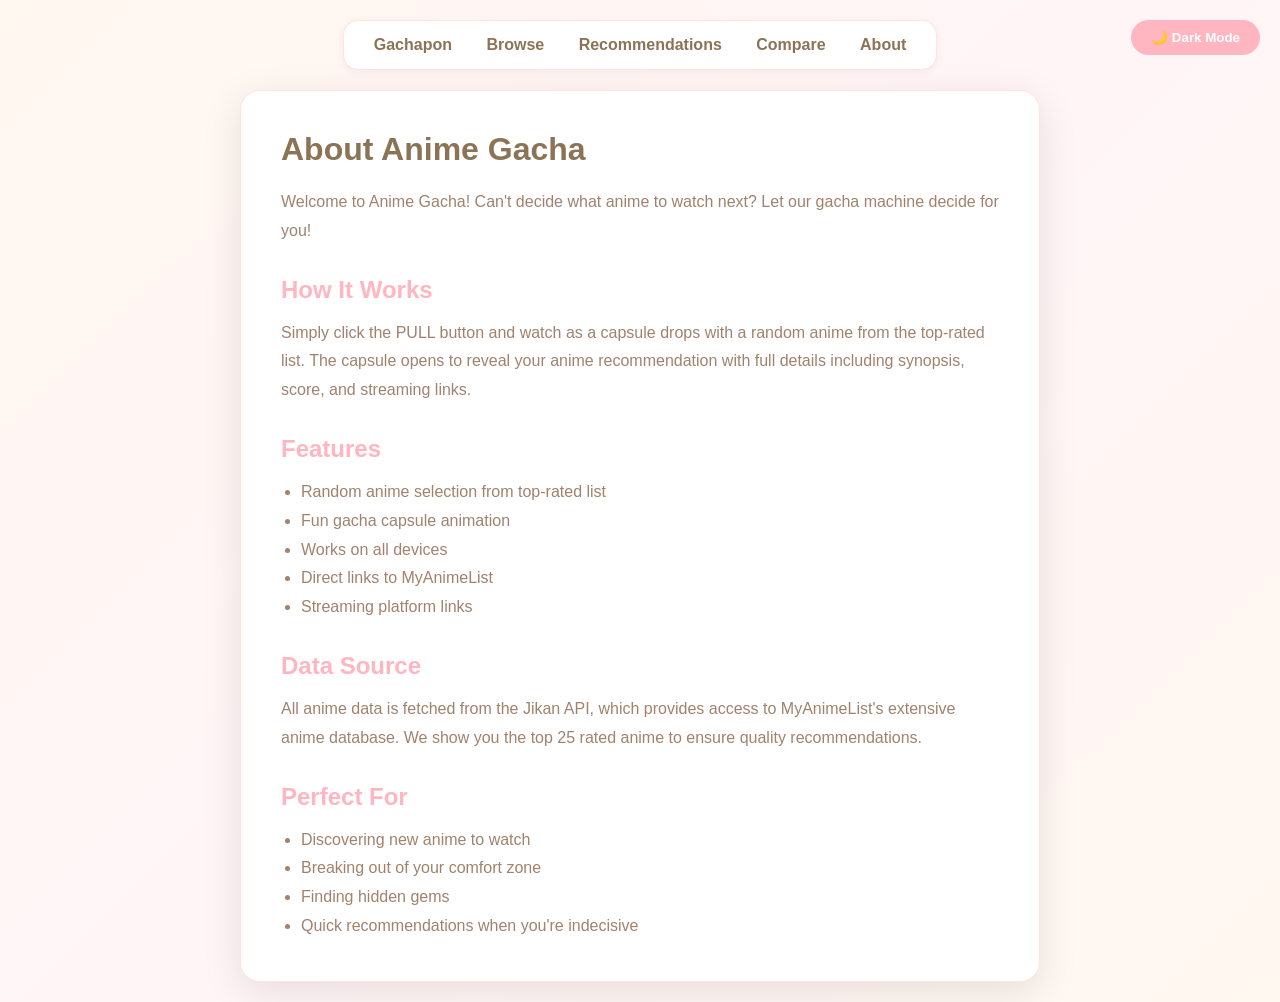
<file: about.html>
<!DOCTYPE html>
<html lang="en">
<head>
    <meta charset="UTF-8">
    <meta name="viewport" content="width=device-width, initial-scale=1.0">
    <title>About - Anime Gachapon</title>
    <link rel="icon" type="image/png" href="favicon.png">
    <style>
        * { margin: 0; padding: 0; box-sizing: border-box; }
        :root {
            --bg-gradient-1: #FFF8F0;
            --bg-gradient-2: #FFF5F7;
            --card-bg: white;
            --text-primary: #8B7355;
            --text-secondary: #A0826D;
            --accent: #FFB6C1;
            --border: #FFE4E1;
        }
        body.dark {
            --bg-gradient-1: #1a1a1a;
            --bg-gradient-2: #2d2d2d;
            --card-bg: #2a2a2a;
            --text-primary: #e0d5c7;
            --text-secondary: #c4b5a3;
            --accent: #ff8fa3;
            --border: #444;
        }
        body { 
            background: linear-gradient(135deg, var(--bg-gradient-1) 0%, var(--bg-gradient-2) 50%, var(--bg-gradient-1) 100%);
            font-family: 'Quicksand', 'Nunito', sans-serif;
            min-height: 100vh;
            display: flex;
            flex-direction: column;
            align-items: center;
            padding: 20px;
            transition: background 0.3s;
        }
        .theme-toggle { position: fixed; top: 20px; right: 20px; background: var(--accent); color: white; border: none; padding: 10px 20px; border-radius: 20px; cursor: pointer; font-weight: 600; z-index: 100; }
        nav { background: var(--card-bg); padding: 15px; border-radius: 15px; margin-bottom: 20px; text-align: center; box-shadow: 0 2px 10px rgba(0, 0, 0, 0.05); border: 1px solid var(--border); }
        nav a { color: var(--text-primary); text-decoration: none; margin: 0 15px; font-weight: 600; }
        nav a:hover { color: var(--accent); text-decoration: underline; }
        .container {
            max-width: 800px;
            margin: 0 auto;
            background: var(--card-bg);
            padding: 40px;
            border-radius: 20px;
            box-shadow: 0 10px 40px rgba(0, 0, 0, 0.1);
            border: 1px solid var(--border);
        }
        h1 { color: var(--text-primary); margin-bottom: 20px; font-weight: bold; }
        h2 { color: var(--accent); margin-top: 30px; margin-bottom: 15px; font-weight: bold; }
        p { color: var(--text-secondary); line-height: 1.8; margin-bottom: 15px; font-weight: 500; }
        ul { color: var(--text-secondary); margin-left: 20px; line-height: 1.8; font-weight: 500; }
    </style>
</head>
<body>
    <button class="theme-toggle" onclick="toggleTheme()">🌙 Dark Mode</button>
    <nav>
        <a href="index.html">Gachapon</a>
        <a href="browse.html">Browse</a>
        <a href="recommendations.html">Recommendations</a>
        <a href="compare.html">Compare</a>
        <a href="about.html">About</a>
    </nav>
    <div class="container">
        <h1>About Anime Gacha</h1>
        <p>Welcome to Anime Gacha! Can't decide what anime to watch next? Let our gacha machine decide for you!</p>
        
        <h2>How It Works</h2>
        <p>Simply click the PULL button and watch as a capsule drops with a random anime from the top-rated list. The capsule opens to reveal your anime recommendation with full details including synopsis, score, and streaming links.</p>
        
        <h2>Features</h2>
        <ul>
            <li>Random anime selection from top-rated list</li>
            <li>Fun gacha capsule animation</li>
            <li>Works on all devices</li>
            <li>Direct links to MyAnimeList</li>
            <li>Streaming platform links</li>
        </ul>
        
        <h2>Data Source</h2>
        <p>All anime data is fetched from the Jikan API, which provides access to MyAnimeList's extensive anime database. We show you the top 25 rated anime to ensure quality recommendations.</p>
        
        <h2>Perfect For</h2>
        <ul>
            <li>Discovering new anime to watch</li>
            <li>Breaking out of your comfort zone</li>
            <li>Finding hidden gems</li>
            <li>Quick recommendations when you're indecisive</li>
        </ul>
    </div>
    <script>
        function toggleTheme() {
            document.body.classList.toggle('dark');
            const btn = document.querySelector('.theme-toggle');
            btn.textContent = document.body.classList.contains('dark') ? '☀️ Light Mode' : '🌙 Dark Mode';
            localStorage.setItem('theme', document.body.classList.contains('dark') ? 'dark' : 'light');
        }
        if (localStorage.getItem('theme') === 'dark') {
            document.body.classList.add('dark');
            document.querySelector('.theme-toggle').textContent = '☀️ Light Mode';
        }
    </script>
</body>
</html>
</file>
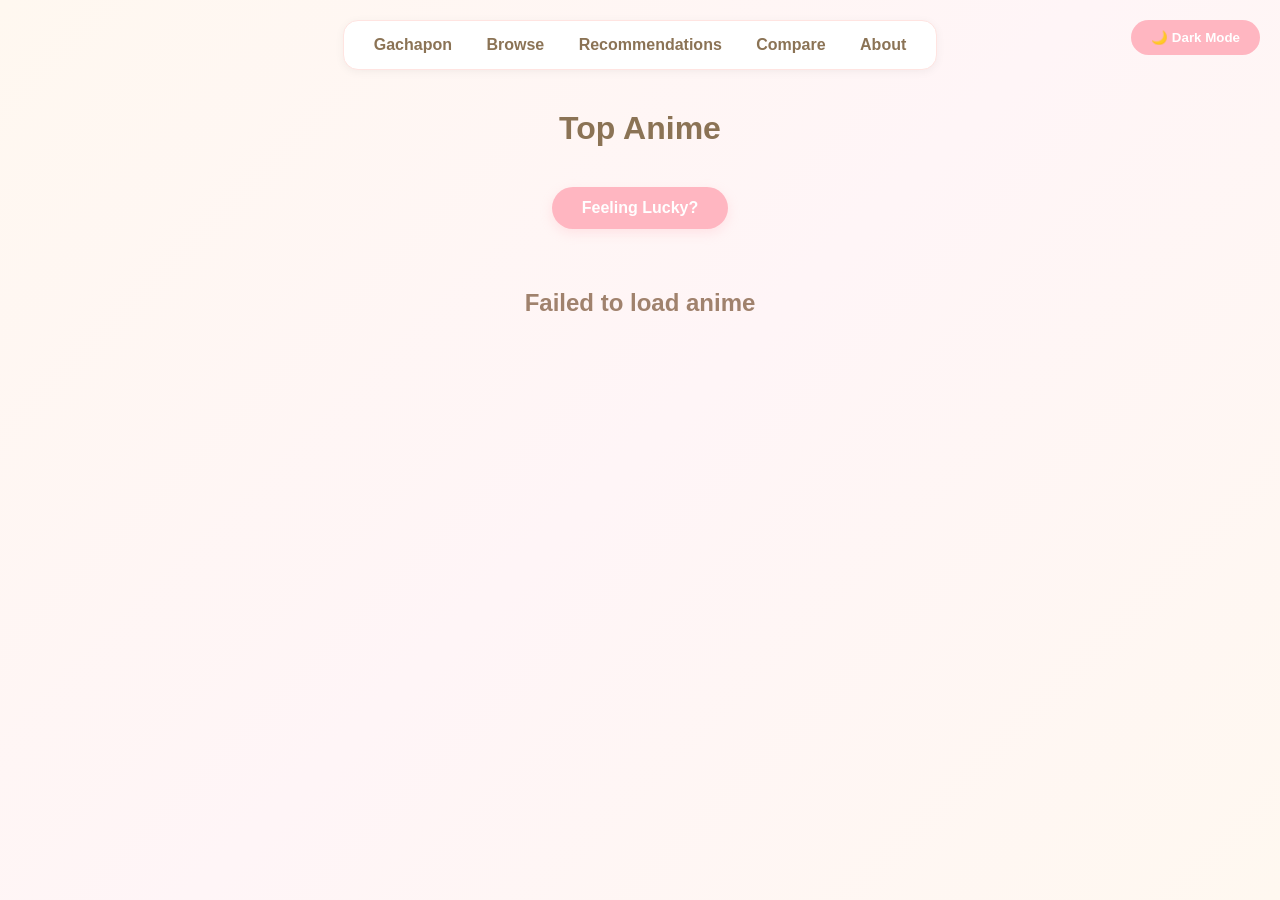
<file: browse.html>
<!DOCTYPE html>
<html lang="en">
<head>
    <meta charset="UTF-8">
    <meta name="viewport" content="width=device-width, initial-scale=1.0">
    <title>Browse - Anime Gachapon</title>
    <link rel="icon" type="image/png" href="favicon.png">
    <style>
        * { margin: 0; padding: 0; box-sizing: border-box; }
        :root {
            --bg-gradient-1: #FFF8F0;
            --bg-gradient-2: #FFF5F7;
            --card-bg: white;
            --text-primary: #8B7355;
            --text-secondary: #A0826D;
            --accent: #FFB6C1;
            --accent-hover: #FFA0B0;
            --border: #FFE4E1;
            --modal-bg: rgba(255, 248, 240, 0.95);
        }
        body.dark {
            --bg-gradient-1: #1a1a1a;
            --bg-gradient-2: #2d2d2d;
            --card-bg: #2a2a2a;
            --text-primary: #e0d5c7;
            --text-secondary: #c4b5a3;
            --accent: #ff8fa3;
            --accent-hover: #ff7a91;
            --border: #444;
            --modal-bg: rgba(26, 26, 26, 0.95);
        }
        body {
            background: linear-gradient(135deg, var(--bg-gradient-1) 0%, var(--bg-gradient-2) 50%, var(--bg-gradient-1) 100%);
            font-family: 'Quicksand', 'Nunito', sans-serif;
            min-height: 100vh;
            padding: 20px;
            display: flex;
            flex-direction: column;
            align-items: center;
            transition: background 0.3s;
        }
        .theme-toggle { position: fixed; top: 20px; right: 20px; background: var(--accent); color: white; border: none; padding: 10px 20px; border-radius: 20px; cursor: pointer; font-weight: 600; z-index: 100; }
        nav { background: var(--card-bg); padding: 15px; border-radius: 15px; margin-bottom: 20px; box-shadow: 0 2px 10px rgba(0, 0, 0, 0.05); border: 1px solid var(--border); }
        nav a { color: var(--text-primary); text-decoration: none; margin: 0 15px; font-weight: 600; }
        nav a:hover { color: var(--accent); text-decoration: underline; }
        h1 { color: var(--text-primary); text-align: center; margin: 20px 0; font-weight: bold; font-size: 2em; }
        .controls { text-align: center; margin: 20px 0; }
        .lucky-btn { background: var(--accent); color: white; border: none; padding: 12px 30px; font-size: 16px; border-radius: 25px; cursor: pointer; font-weight: 600; box-shadow: 0 4px 12px rgba(255, 182, 193, 0.3); transition: all 0.2s; }
        .lucky-btn:hover { transform: scale(1.05); background: var(--accent-hover); }
        .loading { color: var(--text-secondary); text-align: center; font-size: 1.5em; padding: 40px; font-weight: 600; }
        .grid { display: grid; grid-template-columns: repeat(auto-fill, minmax(200px, 1fr)); gap: 20px; max-width: 1200px; margin: 0 auto; }
        .card { background: var(--card-bg); border-radius: 15px; overflow: hidden; cursor: pointer; transition: transform 0.2s, box-shadow 0.2s; border: 1px solid var(--border); box-shadow: 0 4px 12px rgba(0, 0, 0, 0.05); opacity: 0; animation: popIn 0.5s forwards; position: relative; }
        @keyframes popIn { from { opacity: 0; transform: scale(0.8) translateY(20px); } to { opacity: 1; transform: scale(1) translateY(0); } }
        .card:hover { transform: translateY(-5px); box-shadow: 0 8px 20px rgba(0, 0, 0, 0.1); }
        .card.rank-1::before, .card.rank-2::before, .card.rank-3::before { content: ''; position: absolute; top: 10px; right: 10px; width: 40px; height: 40px; border-radius: 50%; font-weight: bold; display: flex; align-items: center; justify-content: center; font-size: 18px; z-index: 10; box-shadow: 0 4px 10px rgba(0,0,0,0.3); }
        .card.rank-1::before { content: '#1'; background: gold; color: white; }
        .card.rank-2::before { content: '#2'; background: silver; color: white; }
        .card.rank-3::before { content: '#3'; background: #cd7f32; color: white; }
        .card img { width: 100%; height: 280px; object-fit: cover; }
        .card-info { padding: 15px; }
        .card-info h3 { color: var(--text-primary); font-size: 14px; margin-bottom: 8px; font-weight: bold; }
        .card-info .genre { color: var(--text-secondary); font-size: 12px; margin-bottom: 5px; font-weight: 500; }
        .card-info .score { color: var(--accent); font-size: 13px; font-weight: 600; }
        .modal { display: none; position: fixed; top: 0; left: 0; width: 100%; height: 100%; background: var(--modal-bg); z-index: 1000; overflow-y: auto; padding: 20px; }
        .modal-content { background: var(--card-bg); max-width: 800px; margin: 50px auto; border-radius: 15px; padding: 30px; position: relative; border: 1px solid var(--border); box-shadow: 0 8px 25px rgba(0, 0, 0, 0.1); }
        .close { position: absolute; top: 15px; right: 20px; color: var(--text-secondary); font-size: 30px; cursor: pointer; font-weight: bold; }
        .close:hover { color: var(--accent); }
        .modal-body { display: flex; gap: 30px; flex-wrap: wrap; }
        .modal-body img { width: 250px; height: 350px; object-fit: cover; border-radius: 10px; border: 1px solid var(--border); }
        .modal-info { color: var(--text-primary); flex: 1; min-width: 250px; }
        .modal-info h2 { color: var(--text-primary); margin-bottom: 15px; font-weight: bold; font-size: 1.5em; }
        .modal-info p { margin: 10px 0; line-height: 1.6; color: var(--text-secondary); font-weight: 500; }
        .modal-info a { color: var(--accent); text-decoration: none; font-weight: 600; }
        .modal-info a:hover { text-decoration: underline; }
    </style>   
</head>
<body>
    <button class="theme-toggle" onclick="toggleTheme()">🌙 Dark Mode</button>
    <nav>
        <a href="index.html">Gachapon</a>
        <a href="browse.html">Browse</a>
        <a href="recommendations.html">Recommendations</a>
        <a href="compare.html">Compare</a>
        <a href="about.html">About</a>
    </nav>
    <h1>Top Anime</h1>
    <div class="controls">
        <button class="lucky-btn" onclick="feelingLucky()">Feeling Lucky?</button>
    </div>
    <div class="loading" id="loading">Loading Anime...</div>
    <div class="grid" id="grid"></div>
    <div class="modal" id="modal">
        <div class="modal-content">
            <span class="close" onclick="closeModal()">&times;</span>
            <div class="modal-body" id="modal-body"></div>
        </div>
    </div>
    <script>
        const API = "https://api.jikan.moe/v4";
        let animeList = [];
        async function loadAnime() {
            try {
                const res = await fetch(`${API}/top/anime?limit=25`);
                const data = await res.json();
                animeList = data.data;
                displayGrid();
            } catch (error) {
                document.getElementById('loading').textContent = 'Failed to load anime';
            }
        }

        function displayGrid() {
            document.getElementById('loading').style.display = 'none';
            const grid = document.getElementById('grid');
            grid.innerHTML = animeList.map((anime, idx) => {
                const genres = anime.genres.map(g => g.name).slice(0,2).join(', ');
                const rankClass = idx < 3 ? `rank-${idx + 1}` : '';
                return `
                    <div class="card ${rankClass}" onclick="showModal(${idx})" style="animation-delay: ${idx * 0.05}s">
                        <img src="${anime.images.jpg.image_url}" alt="${anime.title}">
                        <div class="card-info">
                            <h3>${anime.title}</h3>
                            <div class="genre">${genres}</div>
                            <div class="score">Score: ${anime.score || 'N/A'}</div>
                        </div>
                    </div>
                `;
            }).join('');
        }

        async function feelingLucky() {
            try {
                const res = await fetch(`${API}/random/anime`);
                const data = await res.json();
                const randomAnime = data.data;
                document.getElementById('modal-body').innerHTML = `
                    <img src="${randomAnime.images.jpg.large_image_url}" alt="${randomAnime.title}">
                    <div class="modal-info">
                        <h2>${randomAnime.title}</h2>
                        <p><strong>Genres:</strong> ${randomAnime.genres.map(g => g.name).join(', ')}</p>
                        <p><strong>Score:</strong> ${randomAnime.score || 'N/A'}</p>
                        <p><strong>Episodes:</strong> ${randomAnime.episodes || 'Unknown'}</p>
                        <p><strong>Status:</strong> ${randomAnime.status}</p>
                        <p><strong>Type:</strong> ${randomAnime.type}</p>
                        <p><strong>Synopsis:</strong> ${randomAnime.synopsis || 'No synopsis available'}</p>
                        <p><a href="${randomAnime.url}" target="_blank" rel="noopener">View on MyAnimeList →</a></p>
                    </div>
                `;
                document.getElementById('modal').style.display = 'block';
            } catch (error) {
                alert('Failed to get random anime. Try again!');
            }
        }

        function showModal(index) {
            const anime = animeList[index];
            const genres = anime.genres.map(g => g.name).join(', ');
            const synopsis = anime.synopsis || 'No synopsis available';
            document.getElementById('modal-body').innerHTML = `
                <img src="${anime.images.jpg.large_image_url}" alt="${anime.title}">
                <div class="modal-info">
                    <h2>${anime.title}</h2>
                    <p><strong>Genres:</strong> ${genres}</p>
                    <p><strong>Score:</strong> ${anime.score || 'N/A'}</p>
                    <p><strong>Episodes:</strong> ${anime.episodes || 'Unknown'}</p>
                    <p><strong>Status:</strong> ${anime.status}</p>
                    <p><strong>Type:</strong> ${anime.type}</p>
                    <p><strong>Synopsis:</strong> ${synopsis}</p>
                    <p><a href="${anime.url}" target="_blank" rel="noopener">View on MyAnimeList →</a></p>
                    <p><button onclick="getRecommendations(${anime.mal_id})" style="background: var(--accent); color: white; border: none; padding: 10px 20px; border-radius: 20px; cursor: pointer; font-weight: 600; margin-top: 10px;">Get Recommendations</button></p>
                </div>
            `;
            document.getElementById('modal').style.display = 'block';
        }

        function getRecommendations(malId) {
            window.location.href = `recommendations.html?anime=${malId}`;
        }

        function closeModal() {
            document.getElementById('modal').style.display = 'none';
        }

        window.onclick = function(event) {
            const modal = document.getElementById('modal');
            if (event.target == modal) closeModal();
        }

        function toggleTheme() {
            document.body.classList.toggle('dark');
            const btn = document.querySelector('.theme-toggle');
            btn.textContent = document.body.classList.contains('dark') ? '☀️ Light Mode' : '🌙 Dark Mode';
            localStorage.setItem('theme', document.body.classList.contains('dark') ? 'dark' : 'light');
        }
        if (localStorage.getItem('theme') === 'dark') {
            document.body.classList.add('dark');
            document.querySelector('.theme-toggle').textContent = '☀️ Light Mode';
        }

        loadAnime();
    </script>
</body>
</html>
</file>
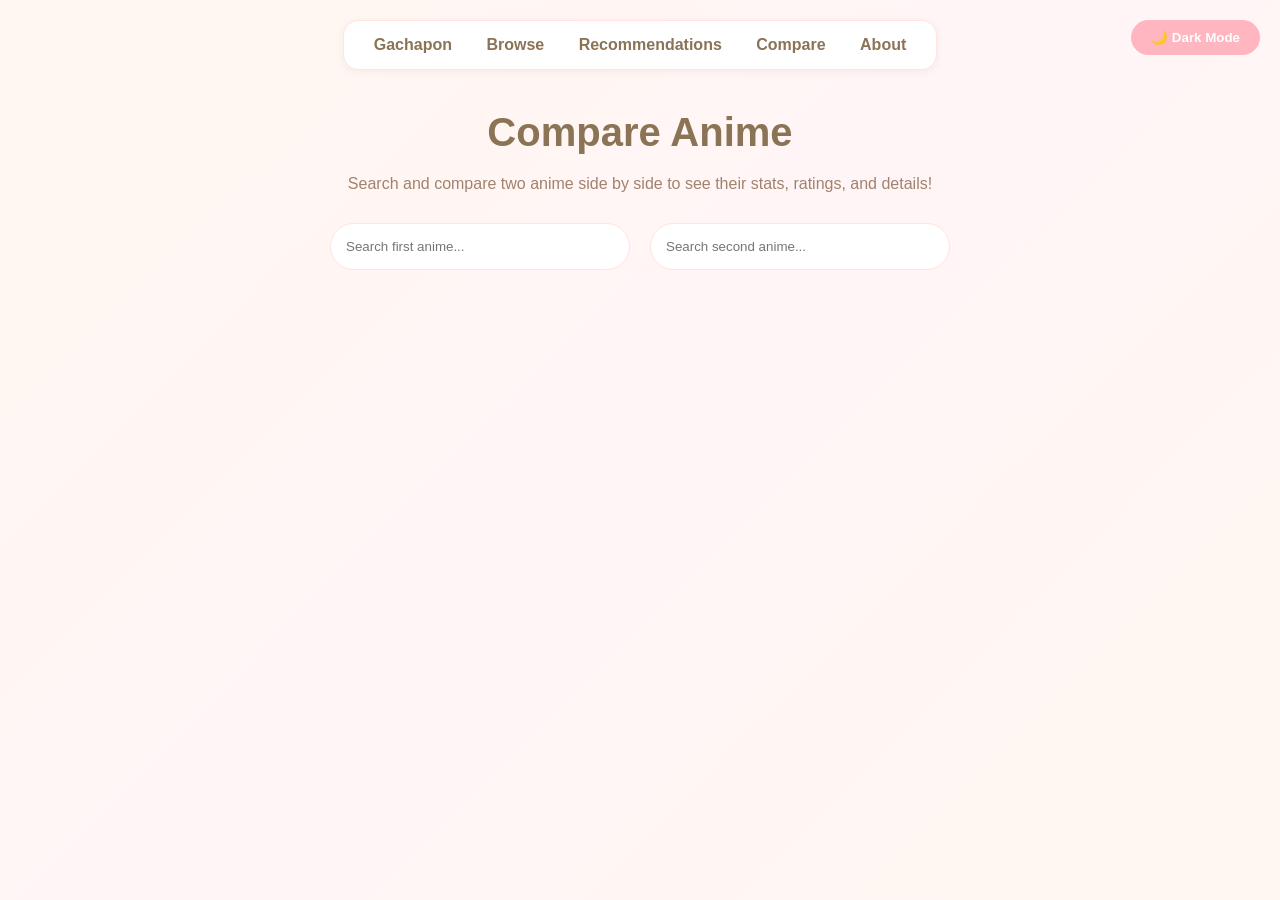
<file: compare.html>
<!DOCTYPE html>
<html lang="en">
<head>
    <meta charset="UTF-8">
    <meta name="viewport" content="width=device-width, initial-scale=1.0">
    <title>Compare Anime - Anime Gachapon</title>
    <link rel="icon" type="image/png" href="favicon.png">
    <style>
        * { margin: 0; padding: 0; box-sizing: border-box; }
        :root {
            --bg-gradient-1: #FFF8F0;
            --bg-gradient-2: #FFF5F7;
            --card-bg: white;
            --text-primary: #8B7355;
            --text-secondary: #A0826D;
            --accent: #FFB6C1;
            --accent-hover: #FFA0B0;
            --border: #FFE4E1;
        }
        body.dark {
            --bg-gradient-1: #1a1a1a;
            --bg-gradient-2: #2d2d2d;
            --card-bg: #2a2a2a;
            --text-primary: #e0d5c7;
            --text-secondary: #c4b5a3;
            --accent: #ff8fa3;
            --accent-hover: #ff7a91;
            --border: #444;
        }
        body {
            background: linear-gradient(135deg, var(--bg-gradient-1) 0%, var(--bg-gradient-2) 50%, var(--bg-gradient-1) 100%);
            font-family: 'Quicksand', 'Nunito', sans-serif;
            min-height: 100vh;
            display: flex;
            flex-direction: column;
            align-items: center;
            padding: 20px;
            transition: background 0.3s;
        }
        .theme-toggle { position: fixed; top: 20px; right: 20px; background: var(--accent); color: white; border: none; padding: 10px 20px; border-radius: 20px; cursor: pointer; font-weight: 600; z-index: 100; }
        nav { background: var(--card-bg); padding: 15px; border-radius: 15px; margin-bottom: 20px; text-align: center; box-shadow: 0 2px 10px rgba(0, 0, 0, 0.05); border: 1px solid var(--border); }
        nav a { color: var(--text-primary); text-decoration: none; margin: 0 15px; font-weight: 600; }
        nav a:hover { color: var(--accent); text-decoration: underline; }
        h1 { color: var(--text-primary); text-align: center; margin: 20px 0; font-weight: bold; font-size: 2.5em; }
        .intro { color: var(--text-secondary); text-align: center; max-width: 600px; margin: 0 auto 30px; font-weight: 500; }
        .search-container { display: flex; gap: 20px; max-width: 1200px; margin: 0 auto 30px; flex-wrap: wrap; justify-content: center; }
        .search-box { flex: 1; min-width: 300px; max-width: 500px; }
        .search-box input { width: 100%; padding: 15px; border: 1px solid var(--border); border-radius: 25px; background: var(--card-bg); color: var(--text-primary); font-weight: 500; }
        .suggestions { background: var(--card-bg); border: 1px solid var(--border); border-radius: 15px; margin-top: 10px; max-height: 300px; overflow-y: auto; display: none; }
        .suggestion-item { padding: 15px; cursor: pointer; border-bottom: 1px solid var(--border); color: var(--text-primary); }
        .suggestion-item:hover { background: var(--bg-gradient-2); }
        .comparison { display: grid; grid-template-columns: repeat(auto-fit, minmax(400px, 1fr)); gap: 30px; max-width: 1200px; margin: 0 auto; }
        .anime-card { background: var(--card-bg); border-radius: 20px; padding: 30px; border: 1px solid var(--border); box-shadow: 0 4px 15px rgba(0, 0, 0, 0.05); }
        .anime-card img { width: 100%; max-width: 250px; height: 350px; object-fit: cover; border-radius: 15px; margin: 0 auto 20px; display: block; }
        .anime-card h2 { color: var(--text-primary); margin-bottom: 15px; text-align: center; }
        .anime-card .stat { margin: 10px 0; color: var(--text-secondary); }
        .anime-card .stat strong { color: var(--text-primary); }
        .anime-card .score-big { font-size: 3em; color: var(--accent); text-align: center; font-weight: bold; margin: 20px 0; }
        .loading { color: var(--text-secondary); text-align: center; padding: 40px; font-weight: 600; }
        .clear-btn { background: var(--text-secondary); color: white; border: none; padding: 10px 20px; border-radius: 20px; cursor: pointer; font-weight: 600; margin-top: 15px; width: 100%; }
    </style>
</head>
<body>
    <button class="theme-toggle" onclick="toggleTheme()">🌙 Dark Mode</button>
    <nav>
        <a href="index.html">Gachapon</a>
        <a href="browse.html">Browse</a>
        <a href="recommendations.html">Recommendations</a>
        <a href="compare.html">Compare</a>
        <a href="about.html">About</a>
    </nav>
    <h1>Compare Anime</h1>
    <p class="intro">Search and compare two anime side by side to see their stats, ratings, and details!</p>
    <div class="search-container">
        <div class="search-box">
            <input type="text" id="search1" placeholder="Search first anime..." oninput="searchAnime(1)">
            <div class="suggestions" id="suggestions1"></div>
        </div>
        <div class="search-box">
            <input type="text" id="search2" placeholder="Search second anime..." oninput="searchAnime(2)">
            <div class="suggestions" id="suggestions2"></div>
        </div>
    </div>
    <div class="comparison" id="comparison"></div>
    <script>
        const API = "https://api.jikan.moe/v4";
        let searchTimeout;
        let anime1 = null, anime2 = null;

        async function searchAnime(slot) {
            const query = document.getElementById(`search${slot}`).value.trim();
            if (query.length < 3) {
                document.getElementById(`suggestions${slot}`).style.display = 'none';
                return;
            }
            clearTimeout(searchTimeout);
            searchTimeout = setTimeout(async () => {
                try {
                    const res = await fetch(`${API}/anime?q=${encodeURIComponent(query)}&limit=10`);
                    const data = await res.json();
                    displaySuggestions(data.data, slot);
                } catch (error) {
                    console.error('Search failed');
                }
            }, 500);
        }

        function displaySuggestions(animes, slot) {
            const suggestionsDiv = document.getElementById(`suggestions${slot}`);
            if (animes.length === 0) {
                suggestionsDiv.style.display = 'none';
                return;
            }
            suggestionsDiv.innerHTML = animes.map(anime => 
                `<div class="suggestion-item" onclick="selectAnime(${anime.mal_id}, ${slot})">${anime.title}</div>`
            ).join('');
            suggestionsDiv.style.display = 'block';
        }

        async function selectAnime(malId, slot) {
            document.getElementById(`suggestions${slot}`).style.display = 'none';
            document.getElementById(`search${slot}`).value = '';
            try {
                const res = await fetch(`${API}/anime/${malId}/full`);
                const data = await res.json();
                if (slot === 1) anime1 = data.data;
                else anime2 = data.data;
                displayComparison();
            } catch (error) {
                console.error('Failed to load anime');
            }
        }

        function displayComparison() {
            const comparison = document.getElementById('comparison');
            comparison.innerHTML = '';
            
            if (anime1) {
                comparison.innerHTML += createAnimeCard(anime1, 1);
            }
            if (anime2) {
                comparison.innerHTML += createAnimeCard(anime2, 2);
            }
        }

        function createAnimeCard(anime, slot) {
            return `
                <div class="anime-card">
                    <img src="${anime.images.jpg.large_image_url}" alt="${anime.title}">
                    <h2>${anime.title}</h2>
                    <div class="score-big">${anime.score || 'N/A'}</div>
                    <div class="stat"><strong>Type:</strong> ${anime.type}</div>
                    <div class="stat"><strong>Episodes:</strong> ${anime.episodes || 'Unknown'}</div>
                    <div class="stat"><strong>Status:</strong> ${anime.status}</div>
                    <div class="stat"><strong>Aired:</strong> ${anime.aired?.string || 'N/A'}</div>
                    <div class="stat"><strong>Genres:</strong> ${anime.genres.map(g => g.name).join(', ')}</div>
                    <div class="stat"><strong>Studios:</strong> ${anime.studios.map(s => s.name).join(', ') || 'N/A'}</div>
                    <div class="stat"><strong>Popularity:</strong> #${anime.popularity}</div>
                    <div class="stat"><strong>Members:</strong> ${anime.members?.toLocaleString()}</div>
                    <button class="clear-btn" onclick="clearSlot(${slot})">Clear</button>
                </div>
            `;
        }

        function clearSlot(slot) {
            if (slot === 1) anime1 = null;
            else anime2 = null;
            displayComparison();
        }

        function toggleTheme() {
            document.body.classList.toggle('dark');
            const btn = document.querySelector('.theme-toggle');
            btn.textContent = document.body.classList.contains('dark') ? '☀️ Light Mode' : '🌙 Dark Mode';
            localStorage.setItem('theme', document.body.classList.contains('dark') ? 'dark' : 'light');
        }
        if (localStorage.getItem('theme') === 'dark') {
            document.body.classList.add('dark');
            document.querySelector('.theme-toggle').textContent = '☀️ Light Mode';
        }
    </script>
</body>
</html>
</file>
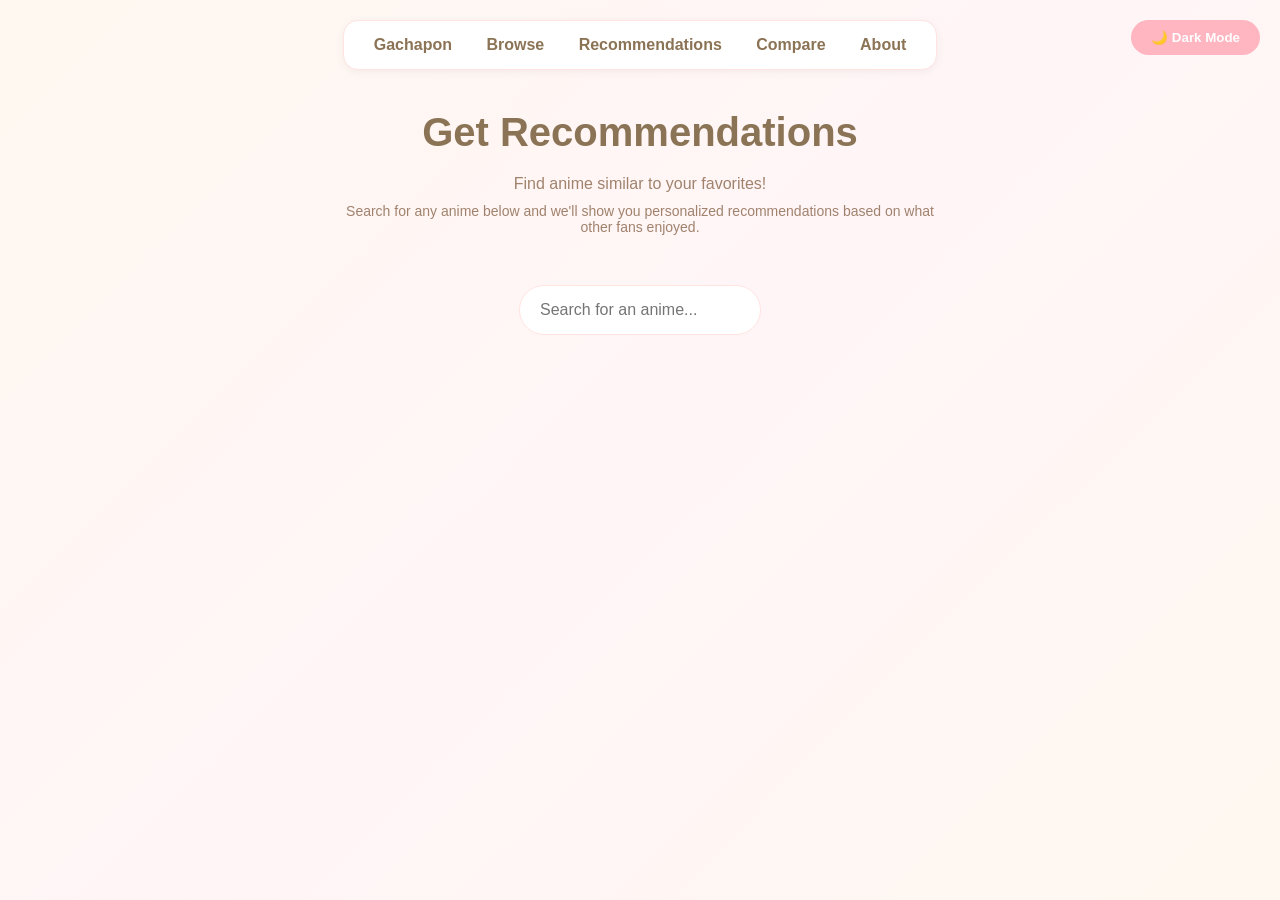
<file: recommendations.html>
<!DOCTYPE html>
<html lang="en">
<head>
    <meta charset="UTF-8">
    <meta name="viewport" content="width=device-width, initial-scale=1.0">
    <title>Recommendations - Anime Gachapon</title>
    <link rel="icon" type="image/png" href="favicon.png">
    <style>
        * { margin: 0; padding: 0; box-sizing: border-box; }
        :root {
            --bg-gradient-1: #FFF8F0;
            --bg-gradient-2: #FFF5F7;
            --card-bg: white;
            --text-primary: #8B7355;
            --text-secondary: #A0826D;
            --accent: #FFB6C1;
            --accent-hover: #FFA0B0;
            --border: #FFE4E1;
        }
        body.dark {
            --bg-gradient-1: #1a1a1a;
            --bg-gradient-2: #2d2d2d;
            --card-bg: #2a2a2a;
            --text-primary: #e0d5c7;
            --text-secondary: #c4b5a3;
            --accent: #ff8fa3;
            --accent-hover: #ff7a91;
            --border: #444;
        }
        body {
            background: linear-gradient(135deg, var(--bg-gradient-1) 0%, var(--bg-gradient-2) 50%, var(--bg-gradient-1) 100%);
            font-family: 'Quicksand', 'Nunito', sans-serif;
            min-height: 100vh;
            display: flex;
            flex-direction: column;
            align-items: center;
            padding: 20px;
            transition: background 0.3s;
        }
        .theme-toggle { position: fixed; top: 20px; right: 20px; background: var(--accent); color: white; border: none; padding: 10px 20px; border-radius: 20px; cursor: pointer; font-weight: 600; z-index: 100; }
        nav { background: var(--card-bg); padding: 15px; border-radius: 15px; margin-bottom: 20px; text-align: center; box-shadow: 0 2px 10px rgba(0, 0, 0, 0.05); border: 1px solid var(--border); }
        nav a { color: var(--text-primary); text-decoration: none; margin: 0 15px; font-weight: 600; }
        nav a:hover { color: var(--accent); text-decoration: underline; }
        h1 { color: var(--text-primary); text-align: center; margin: 20px 0; font-weight: bold; font-size: 2.5em; }
        .search-box { text-align: center; margin: 30px auto; max-width: 600px; }
        .search-box input { width: 100%; padding: 15px 20px; border: 1px solid var(--border); border-radius: 25px; font-size: 16px; background: var(--card-bg); color: var(--text-primary); font-weight: 500; }
        .search-box input:focus { outline: none; box-shadow: 0 0 15px rgba(255, 182, 193, 0.3); }
        .suggestions { background: var(--card-bg); border: 1px solid var(--border); border-radius: 15px; margin-top: 10px; max-height: 300px; overflow-y: auto; display: none; }
        .suggestion-item { padding: 15px; cursor: pointer; border-bottom: 1px solid var(--border); color: var(--text-primary); font-weight: 500; }
        .suggestion-item:hover { background: var(--bg-gradient-2); }
        .selected-anime { text-align: center; margin: 30px auto; max-width: 400px; }
        .selected-card { background: var(--card-bg); border-radius: 20px; padding: 20px; border: 1px solid var(--border); box-shadow: 0 4px 15px rgba(0, 0, 0, 0.05); }
        .selected-card img { width: 200px; height: 280px; object-fit: cover; border-radius: 15px; margin-bottom: 15px; }
        .selected-card h3 { color: var(--text-primary); margin-bottom: 10px; font-size: 18px; }
        .selected-card .change-btn { margin-top: 15px; background: var(--accent); color: white; border: none; padding: 10px 20px; border-radius: 20px; cursor: pointer; font-weight: 600; }
        .selected-card .change-btn:hover { background: var(--accent-hover); }
        .loading { color: var(--text-secondary); text-align: center; font-size: 1.5em; padding: 40px; font-weight: 600; }
        .grid { display: grid; grid-template-columns: repeat(auto-fill, minmax(200px, 1fr)); gap: 20px; max-width: 1200px; margin: 30px auto; }
        .card { background: var(--card-bg); border-radius: 20px; overflow: hidden; cursor: pointer; transition: transform 0.3s; border: 1px solid var(--border); box-shadow: 0 4px 15px rgba(0, 0, 0, 0.05); position: relative; }
        .card:hover { transform: translateY(-5px); box-shadow: 0 8px 25px rgba(0, 0, 0, 0.1); }
        .card .rec-btn { position: absolute; bottom: 10px; right: 10px; background: var(--accent); color: white; border: none; padding: 8px 15px; border-radius: 15px; font-size: 11px; font-weight: 600; cursor: pointer; z-index: 10; }
        .card .rec-btn:hover { background: var(--accent-hover); }
        .card img { width: 100%; height: 280px; object-fit: cover; }
        .card-info { padding: 15px; }
        .card-info h3 { color: var(--text-primary); font-size: 14px; margin-bottom: 8px; font-weight: bold; }
        .card-info .score { color: var(--accent); font-size: 12px; font-weight: 600; }
        .section-title { color: var(--text-primary); text-align: center; margin: 30px 0 20px; font-size: 1.8em; font-weight: bold; }
    </style>
</head>
<body>
    <button class="theme-toggle" onclick="toggleTheme()">🌙 Dark Mode</button>
    <nav>
        <a href="index.html">Gachapon</a>
        <a href="browse.html">Browse</a>
        <a href="recommendations.html">Recommendations</a>
        <a href="compare.html">Compare</a>
        <a href="about.html">About</a>
    </nav>
    <h1>Get Recommendations</h1>
    <p style="color: #A0826D; text-align: center; max-width: 600px; margin: 0 auto 10px; font-weight: 500; font-size: 16px;">Find anime similar to your favorites!</p>
    <p style="color: #A0826D; text-align: center; max-width: 600px; margin: 0 auto 20px; font-weight: 500; font-size: 14px;">Search for any anime below and we'll show you personalized recommendations based on what other fans enjoyed.</p>
    <div class="search-box">
        <input type="text" id="search" placeholder="Search for an anime..." oninput="searchAnime()">
        <div class="suggestions" id="suggestions"></div>
    </div>
    <div class="selected-anime" id="selected-anime" style="display: none;"></div>
    <div class="loading" id="loading" style="display: none;">Finding recommendations...</div>
    <div id="recs-section" style="display: none;">
        <h2 class="section-title">Similar Anime You Might Like</h2>
        <div class="grid" id="recommendations"></div>
    </div>
    <script>
        const API = "https://api.jikan.moe/v4";
        let searchTimeout;

        window.onload = function() {
            const urlParams = new URLSearchParams(window.location.search);
            const animeId = urlParams.get('anime');
            if (animeId) {
                selectAnime(parseInt(animeId));
            }
        };

        async function searchAnime() {
            const query = document.getElementById('search').value.trim();
            if (query.length < 3) {
                document.getElementById('suggestions').style.display = 'none';
                return;
            }

            clearTimeout(searchTimeout);
            searchTimeout = setTimeout(async () => {
                try {
                    const res = await fetch(`${API}/anime?q=${encodeURIComponent(query)}&limit=10`);
                    const data = await res.json();
                    displaySuggestions(data.data);
                } catch (error) {
                    console.error('Search failed');
                }
            }, 500);
        }

        function displaySuggestions(animes) {
            const suggestionsDiv = document.getElementById('suggestions');
            if (animes.length === 0) {
                suggestionsDiv.style.display = 'none';
                return;
            }
            suggestionsDiv.innerHTML = animes.map(anime => 
                `<div class="suggestion-item" onclick="selectAnime(${anime.mal_id})">${anime.title}</div>`
            ).join('');
            suggestionsDiv.style.display = 'block';
        }

        async function selectAnime(malId) {
            document.getElementById('suggestions').style.display = 'none';
            document.getElementById('search').value = '';
            document.getElementById('loading').style.display = 'block';
            document.getElementById('recs-section').style.display = 'none';

            try {
                const res = await fetch(`${API}/anime/${malId}/full`);
                const data = await res.json();
                const anime = data.data;

                document.getElementById('selected-anime').innerHTML = `
                    <div class="selected-card">
                        <img src="${anime.images.jpg.image_url}" alt="${anime.title}">
                        <h3>${anime.title}</h3>
                        <p style="color: #A0826D; font-weight: 500;">Score: ${anime.score || 'N/A'}</p>
                        <p style="color: #A0826D; font-weight: 500; font-size: 12px; margin-top: 5px;">${anime.genres.map(g => g.name).slice(0, 3).join(', ')}</p>
                        <p style="color: #A0826D; font-weight: 500; font-size: 12px;">Episodes: ${anime.episodes || '?'} | ${anime.type}</p>
                        <button class="change-btn" onclick="document.getElementById('search').focus()">Change Anime</button>
                    </div>
                `;
                document.getElementById('selected-anime').style.display = 'block';

                await loadRecommendations(malId);
            } catch (error) {
                document.getElementById('loading').textContent = 'Failed to load anime';
            }
        }

        async function loadRecommendations(malId) {
            try {
                const res = await fetch(`${API}/anime/${malId}/recommendations`);
                const data = await res.json();
                const recs = data.data.slice(0, 12);

                document.getElementById('loading').style.display = 'none';
                
                if (recs.length === 0) {
                    document.getElementById('loading').textContent = 'No recommendations found';
                    document.getElementById('loading').style.display = 'block';
                    return;
                }

                document.getElementById('recommendations').innerHTML = recs.map(rec => {
                    const anime = rec.entry;
                    return `
                        <div class="card">
                            <img src="${anime.images.jpg.image_url}" alt="${anime.title}" onclick="window.open('${anime.url}', '_blank')">
                            <div class="card-info">
                                <h3>${anime.title}</h3>
                                <div class="score">${rec.votes} votes</div>
                            </div>
                            <button class="rec-btn" onclick="event.stopPropagation(); selectAnime(${anime.mal_id})">Get Recs</button>
                        </div>
                    `;
                }).join('');
                document.getElementById('recs-section').style.display = 'block';
            } catch (error) {
                document.getElementById('loading').textContent = 'Failed to load recommendations';
            }
        }
        function toggleTheme() {
            document.body.classList.toggle('dark');
            const btn = document.querySelector('.theme-toggle');
            btn.textContent = document.body.classList.contains('dark') ? '☀️ Light Mode' : '🌙 Dark Mode';
            localStorage.setItem('theme', document.body.classList.contains('dark') ? 'dark' : 'light');
        }
        if (localStorage.getItem('theme') === 'dark') {
            document.body.classList.add('dark');
            document.querySelector('.theme-toggle').textContent = '☀️ Light Mode';
        }
    </script>
</body>
</html>
</file>
